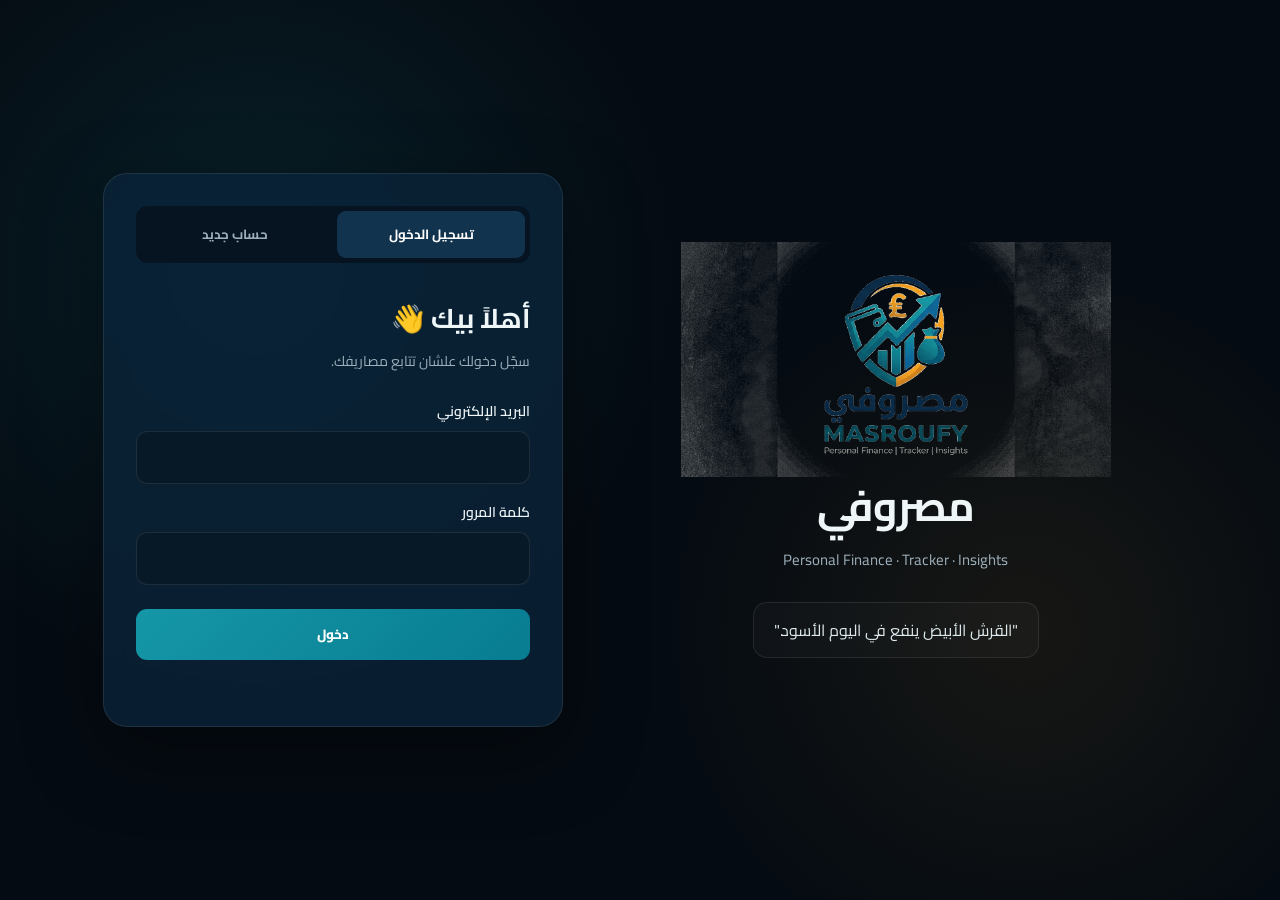
<file: login.html>
<!DOCTYPE html>
<html lang="ar" dir="rtl">
<head>
  <meta charset="UTF-8">
  <meta name="viewport" content="width=device-width, initial-scale=1.0">

  <title>مصروفي | تسجيل الدخول</title>

  <link rel="preconnect" href="https://fonts.googleapis.com">
  <link rel="preconnect" href="https://fonts.gstatic.com" crossorigin>
  <link href="https://fonts.googleapis.com/css2?family=Cairo:wght@400;500;600;700;800&display=swap" rel="stylesheet">

  <link rel="stylesheet" href="auth.css">
</head>

<body>

  <main class="auth-page">

    <section class="auth-brand">

      <img src="MASROUFY-logo-transparent.png" alt="مصروفي">

      <h1>مصروفي</h1>

      <p>Personal Finance · Tracker · Insights</p>

      <div class="quote">
        "القرش الأبيض ينفع في اليوم الأسود."
      </div>

    </section>

    <section class="auth-card">

      <div class="tabs">
        <button class="tab active" id="loginTab">
          تسجيل الدخول
        </button>

        <button class="tab" id="registerTab">
          حساب جديد
        </button>
      </div>

      <form id="loginForm">

        <h2>أهلاً بيك 👋</h2>

        <p class="muted">
          سجّل دخولك علشان تتابع مصاريفك.
        </p>

        <label>البريد الإلكتروني</label>

        <input
          id="loginEmail"
          type="email"
          required
          autocomplete="email"
        >

        <label>كلمة المرور</label>

        <input
          id="loginPassword"
          type="password"
          required
          autocomplete="current-password"
        >

        <button class="primary-btn" type="submit">
          دخول
        </button>

        <p id="loginMessage" class="message"></p>

      </form>

      <form id="registerForm" class="hidden">

        <h2>اعمل حسابك</h2>

        <p class="muted">
          بياناتك هتكون منفصلة عن باقي المستخدمين.
        </p>

        <label>الاسم</label>

        <input
          id="registerName"
          type="text"
          minlength="2"
          required
          autocomplete="name"
        >

        <label>البريد الإلكتروني</label>

        <input
          id="registerEmail"
          type="email"
          required
          autocomplete="email"
        >

        <label>كلمة المرور</label>

        <input
          id="registerPassword"
          type="password"
          minlength="6"
          required
          autocomplete="new-password"
        >

        <label>تأكيد كلمة المرور</label>

        <input
          id="registerConfirm"
          type="password"
          minlength="6"
          required
          autocomplete="new-password"
        >

        <button class="primary-btn" type="submit">
          إنشاء الحساب
        </button>

        <p id="registerMessage" class="message"></p>

      </form>

    </section>

  </main>

  <script src="auth.js"></script>

</body>
</html>
</file>
<file: auth.css>
* {
  box-sizing: border-box;
  margin: 0;
  padding: 0;
}

:root {
  --navy: #071a2d;
  --navy2: #0b243b;
  --teal: #1597a7;
  --gold: #e8a72d;
  --text: #eef6f8;
  --muted: #9db0bb;
  --border: rgba(255, 255, 255, 0.09);
}

body {
  font-family: Cairo, sans-serif;
  background: #050b12;
  color: var(--text);
  min-height: 100vh;
}

.auth-page {
  min-height: 100vh;
  display: grid;
  grid-template-columns: 1.1fr 0.9fr;
  align-items: center;
  gap: 50px;
  padding: 40px 8%;

  background:
    radial-gradient(
      circle at 20% 30%,
      rgba(21, 151, 167, 0.15),
      transparent 35%
    ),
    radial-gradient(
      circle at 80% 70%,
      rgba(232, 167, 45, 0.08),
      transparent 30%
    );
}

.auth-brand {
  text-align: center;
}

.auth-brand img {
  width: min(430px, 80%);
  max-height: 330px;
  object-fit: contain;
}

.auth-brand h1 {
  font-size: 42px;
  margin-top: -20px;
}

.auth-brand p {
  color: var(--muted);
  font-size: 15px;
}

.quote {
  display: inline-block;
  margin-top: 28px;
  padding: 12px 20px;

  border: 1px solid var(--border);
  border-radius: 14px;

  color: #dce8eb;
  background: rgba(255, 255, 255, 0.025);
}

.auth-card {
  width: min(460px, 100%);
  margin: auto;

  background: rgba(11, 36, 59, 0.75);

  border: 1px solid var(--border);
  border-radius: 24px;

  padding: 32px;

  box-shadow: 0 25px 80px rgba(0, 0, 0, 0.35);

  backdrop-filter: blur(14px);
}

.tabs {
  display: grid;
  grid-template-columns: 1fr 1fr;
  gap: 8px;

  background: #061321;

  padding: 5px;

  border-radius: 12px;

  margin-bottom: 30px;
}

.tab {
  border: 0;
  background: transparent;

  color: var(--muted);

  padding: 11px;

  border-radius: 9px;

  font-family: inherit;
  font-weight: 700;

  cursor: pointer;
}

.tab.active {
  background: #12334d;
  color: white;
}

h2 {
  font-size: 27px;
  margin-bottom: 5px;
}

.muted {
  color: var(--muted);
  font-size: 14px;
  margin-bottom: 24px;
}

label {
  display: block;

  font-size: 14px;
  font-weight: 600;

  margin: 15px 0 7px;
}

input,
select,
textarea {
  width: 100%;

  border: 1px solid var(--border);

  background: #071827;
  color: white;

  border-radius: 11px;

  padding: 13px 14px;

  font-family: inherit;

  outline: none;
}

input:focus,
select:focus,
textarea:focus {
  border-color: var(--teal);
}

.primary-btn {
  width: 100%;

  margin-top: 24px;

  border: 0;
  border-radius: 11px;

  padding: 13px;

  background: linear-gradient(
    135deg,
    var(--teal),
    #087c91
  );

  color: white;

  font-family: inherit;
  font-weight: 800;

  cursor: pointer;
}

.message {
  min-height: 22px;

  margin-top: 12px;

  font-size: 13px;

  color: #f3bd5d;
}

.hidden {
  display: none !important;
}

@media (max-width: 800px) {

  .auth-page {
    grid-template-columns: 1fr;
    padding: 25px 18px;
    gap: 15px;
  }

  .auth-brand img {
    width: 250px;
  }

  .auth-brand h1 {
    font-size: 32px;
    margin-top: -10px;
  }

  .quote {
    font-size: 13px;
    margin-top: 15px;
  }

  .auth-card {
    padding: 24px;
  }

}
</file>
